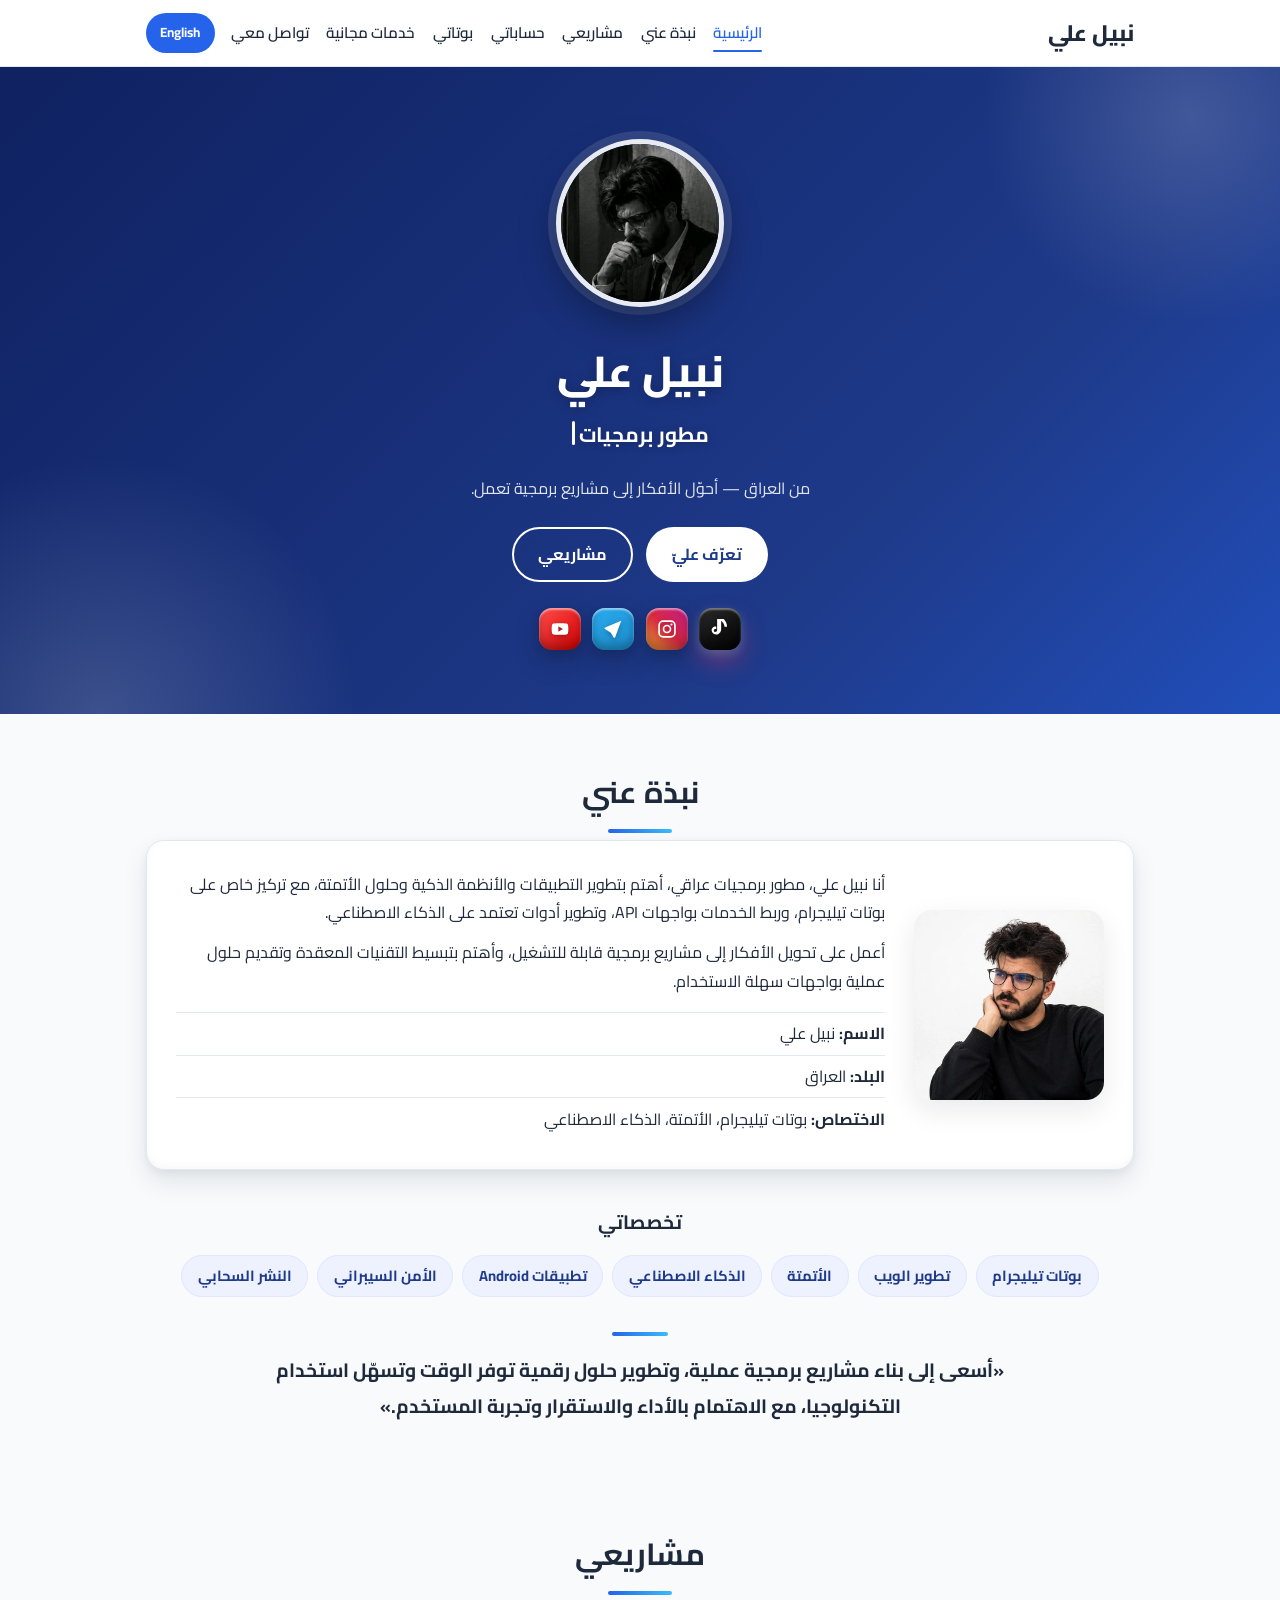
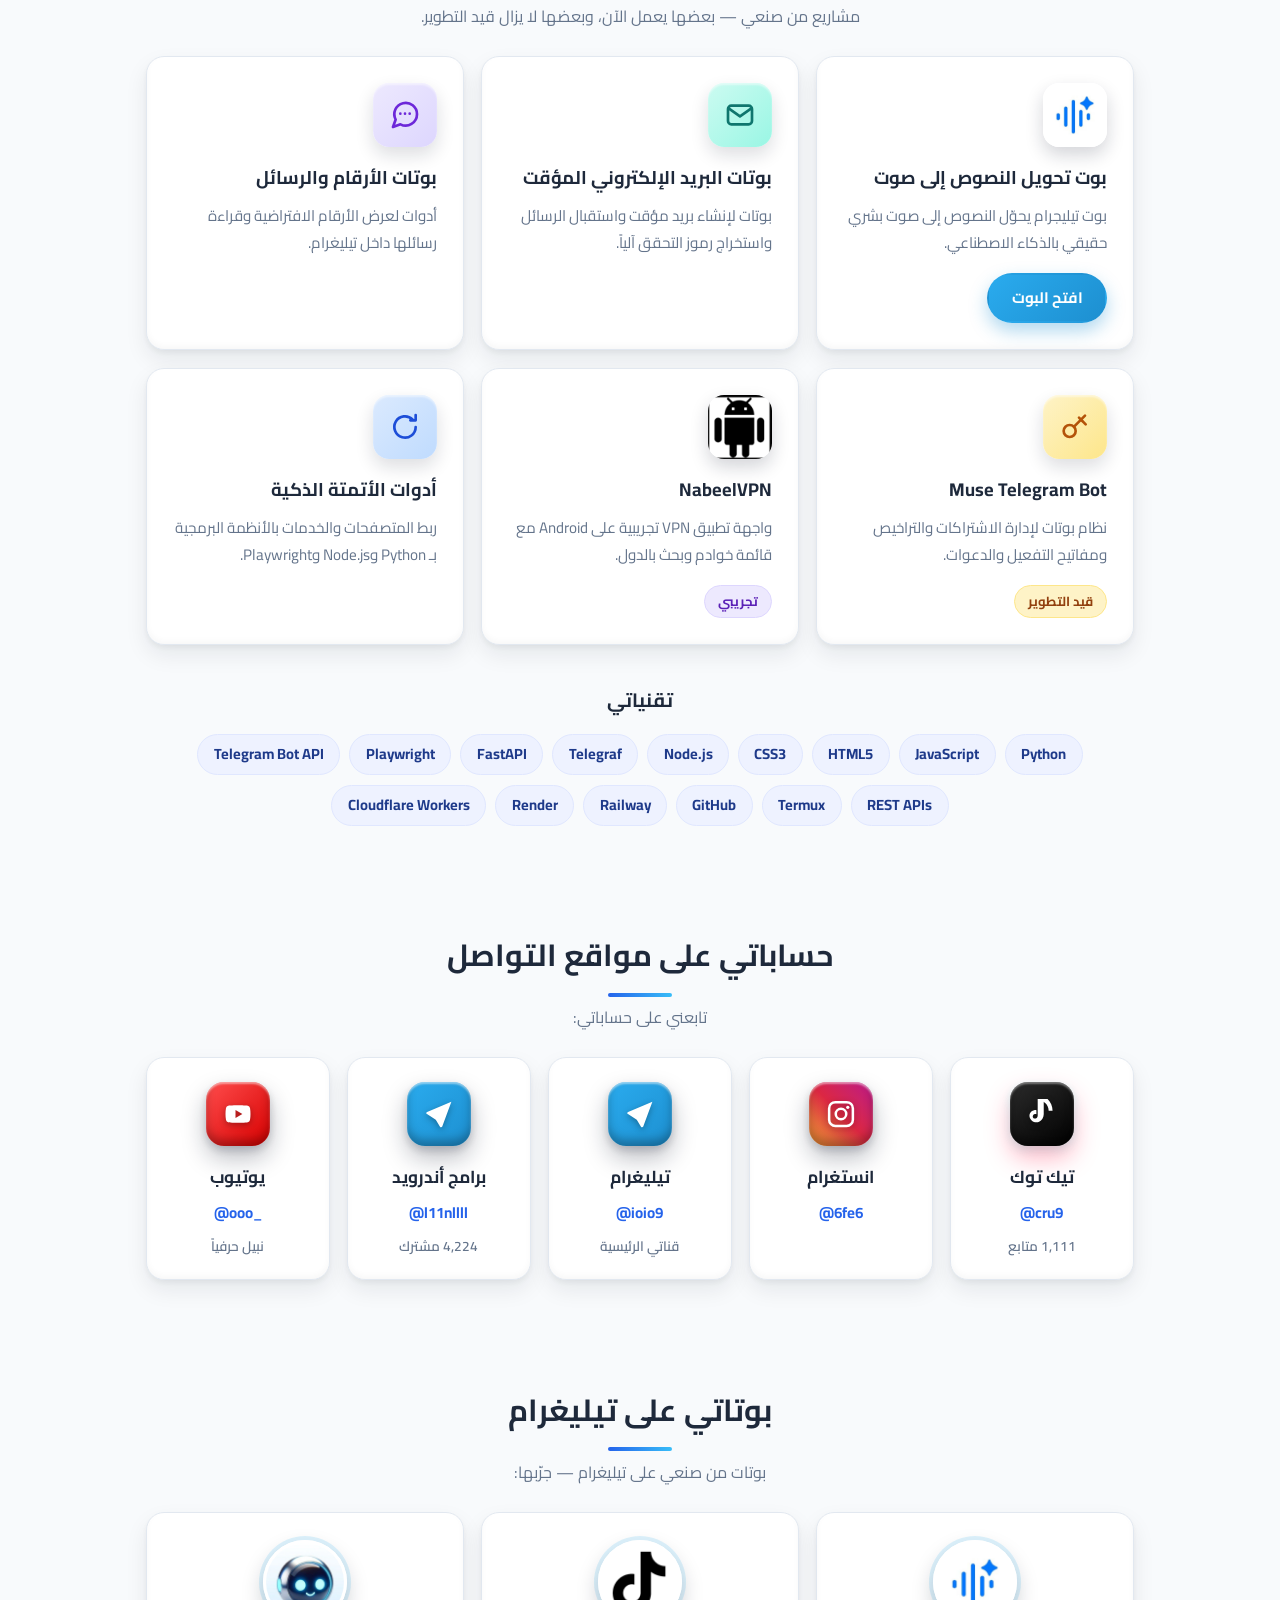
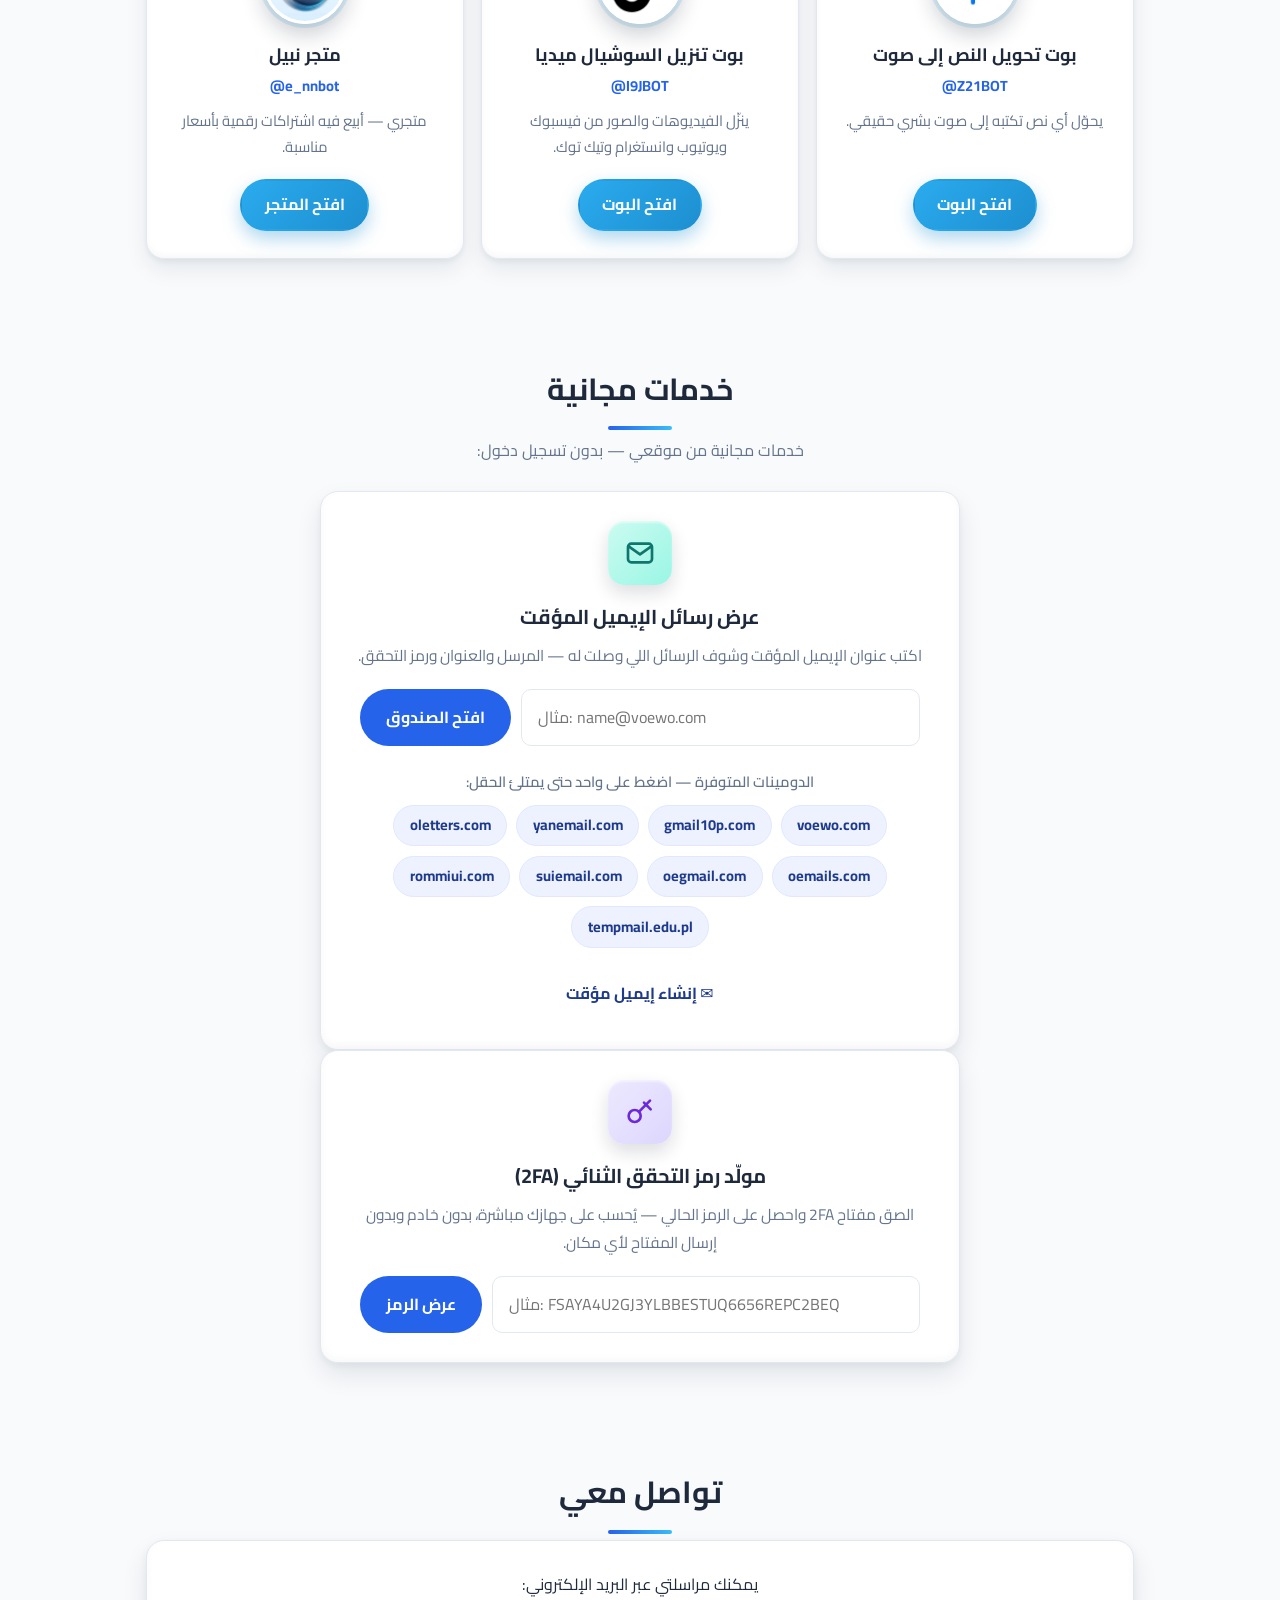
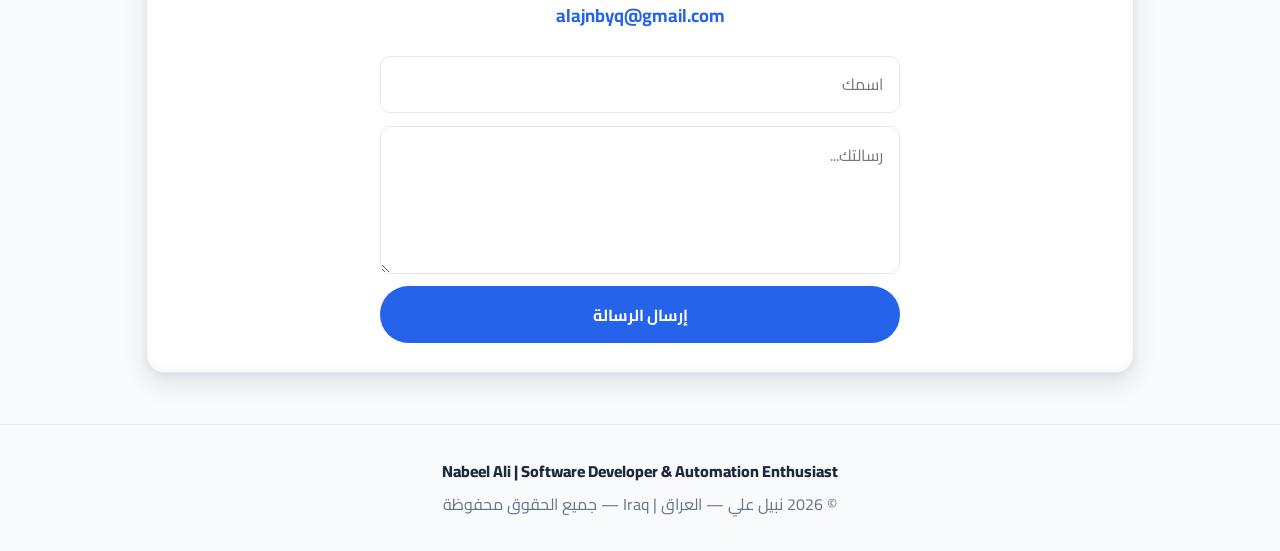
<file: index.html>
<!DOCTYPE html>
<html lang="ar" dir="rtl">
<head>
<meta charset="UTF-8">
<meta name="viewport" content="width=device-width, initial-scale=1.0">
<title>نبيل علي | Nabeel Ali — الموقع الشخصي</title>
<meta name="description" content="الموقع الشخصي لنبيل علي (Nabeel Ali) — مطور برمجيات عراقي: بوتات تيليجرام، أتمتة الأنظمة، والذكاء الاصطناعي. تعرّف على أعمالي ومشاريعي وتواصل معي.">
<meta name="keywords" content="نبيل علي, Nabeel Ali, نبيل علي العراق, Nabeel Ali Iraq, Telegram bots, automation, AI">
<meta name="author" content="Nabeel Ali">
<meta name="robots" content="index, follow">
<link rel="canonical" href="https://nabeelali.is-a.dev/">
<link rel="alternate" hreflang="ar" href="https://nabeelali.is-a.dev/">
<link rel="alternate" hreflang="en" href="https://nabeelali.is-a.dev/?lang=en">
<link rel="alternate" hreflang="x-default" href="https://nabeelali.is-a.dev/">
<meta property="og:type" content="website">
<meta property="og:title" content="نبيل علي | Nabeel Ali">
<meta property="og:description" content="مطور برمجيات عراقي — بوتات تيليجرام، أتمتة الأنظمة، والذكاء الاصطناعي.">
<meta property="og:url" content="https://nabeelali.is-a.dev/">
<meta property="og:image" content="https://nabeelali.is-a.dev/images/profile.jpg">
<meta property="og:locale" content="ar_IQ">
<meta property="og:locale:alternate" content="en_US">
<meta name="twitter:card" content="summary_large_image">
<meta name="twitter:title" content="نبيل علي | Nabeel Ali">
<meta name="twitter:description" content="مطور برمجيات عراقي — بوتات تيليجرام، أتمتة الأنظمة، والذكاء الاصطناعي.">
<link rel="icon" href="images/profile.jpg" type="image/jpeg">
<link rel="preconnect" href="https://fonts.googleapis.com">
<link rel="preconnect" href="https://fonts.gstatic.com" crossorigin>
<link href="https://fonts.googleapis.com/css2?family=Cairo:wght@400;600;700;800&family=Inter:wght@400;600;700;800&display=swap" rel="stylesheet">
<link rel="stylesheet" href="styles.css">
<script type="application/ld+json">
{
  "@context": "https://schema.org",
  "@type": "Person",
  "name": "Nabeel Ali",
  "alternateName": "نبيل علي",
  "url": "https://nabeelali.is-a.dev/",
  "image": "https://nabeelali.is-a.dev/images/profile.jpg",
  "nationality": "Iraq",
  "homeLocation": { "@type": "Place", "name": "Iraq", "alternateName": "العراق" },
  "description": "نبيل علي — مطور برمجيات عراقي: بوتات تيليجرام، أتمتة الأنظمة، والذكاء الاصطناعي.",
  "knowsAbout": ["Telegram bot development", "Systems automation", "Artificial Intelligence", "Python", "Playwright", "Web development", "Android app analysis", "Cloud deployment"],
  "sameAs": [
    "https://www.tiktok.com/@cru9",
    "https://www.instagram.com/6fe6",
    "https://t.me/ioio9",
    "https://t.me/l11nllll",
    "https://youtube.com/@ooo_",
    "https://t.me/Z21BOT",
    "https://t.me/I9JBOT",
    "https://t.me/e_nnbot"
  ]
}
</script>
<script type="application/ld+json">
{
  "@context": "https://schema.org",
  "@type": "WebSite",
  "name": "Nabeel Ali — نبيل علي",
  "alternateName": "موقع نبيل علي الشخصي",
  "url": "https://nabeelali.is-a.dev/",
  "inLanguage": ["ar", "en"]
}
</script>
</head>
<body>
<!-- Brand + UI icon symbols (reused across the site) -->
<svg width="0" height="0" style="position:absolute" aria-hidden="true">
  <defs>
    <symbol id="icon-tiktok" viewBox="0 0 24 24">
      <path fill="currentColor" d="M12.525.02c1.31-.02 2.61-.01 3.91-.02 2.5 2.5 4.04 5.78 4.02 9.32h-3.11c-.07-2.3-1.04-4.45-2.77-6.02-.42-.39-.8-.77-1.19-1.18v10.05c0 2.55-1.5 4.85-3.71 5.98-.65.33-1.35.5-2.06.5-2.75 0-5.18-2.01-5.6-4.7-.1-.62-.05-1.26.14-1.86.5-1.6 1.9-2.85 3.56-3.15.6-.11 1.21-.09 1.8.05v3.2c-.4-.15-.82-.2-1.24-.12-.7.13-1.28.6-1.54 1.26-.13.33-.17.7-.1 1.05.13.66.68 1.18 1.35 1.28.63.1 1.28-.1 1.77-.52.5-.42.8-1.03.8-1.67V.02h3.1z"/>
    </symbol>
    <symbol id="icon-instagram" viewBox="0 0 24 24">
      <g fill="none" stroke="currentColor" stroke-width="2">
        <rect x="2.5" y="2.5" width="19" height="19" rx="5"/>
        <circle cx="12" cy="12" r="4.2"/>
      </g>
      <circle cx="17.4" cy="6.6" r="1.3" fill="currentColor"/>
    </symbol>
    <symbol id="icon-telegram" viewBox="0 0 24 24">
      <path fill="currentColor" d="M21.9 2.1 14.6 21.9c-.3.8-1.4.9-1.8.2l-3.4-5.5L2.4 12c-.8-.3-.8-1.5.1-1.7l19.4-8.2z"/>
    </symbol>
    <symbol id="icon-youtube" viewBox="0 0 24 24">
      <path fill="currentColor" fill-rule="evenodd" d="M21.6 7.2a2.5 2.5 0 0 0-1.76-1.77C18.28 5 12 5 12 5s-6.28 0-7.84.43A2.5 2.5 0 0 0 2.4 7.2 26 26 0 0 0 2 12a26 26 0 0 0 .4 4.8 2.5 2.5 0 0 0 1.76 1.77C5.72 19 12 19 12 19s6.28 0 7.84-.43a2.5 2.5 0 0 0 1.76-1.77A26 26 0 0 0 22 12a26 26 0 0 0-.4-4.8zM10 15.2V8.8L15.5 12 10 15.2z"/>
    </symbol>
    <symbol id="icon-refresh" viewBox="0 0 24 24">
      <g fill="none" stroke="currentColor" stroke-width="2" stroke-linecap="round" stroke-linejoin="round">
        <path d="M20 12a8 8 0 1 1-2.34-5.66"/><path d="M20 3v4h-4"/>
      </g>
    </symbol>
    <symbol id="icon-mail" viewBox="0 0 24 24">
      <g fill="none" stroke="currentColor" stroke-width="2" stroke-linecap="round" stroke-linejoin="round">
        <rect x="3" y="5" width="18" height="14" rx="2.5"/>
        <path d="m3.5 7 8.5 6 8.5-6"/>
      </g>
    </symbol>
    <symbol id="icon-chat" viewBox="0 0 24 24">
      <g fill="none" stroke="currentColor" stroke-width="2" stroke-linecap="round" stroke-linejoin="round">
        <path d="M21 11.5a8.5 8.5 0 0 1-12.4 7.5L3 21l2-5.6A8.5 8.5 0 1 1 21 11.5z"/>
        <path d="M8.5 11h.01M12 11h.01M15.5 11h.01"/>
      </g>
    </symbol>
    <symbol id="icon-key" viewBox="0 0 24 24">
      <g fill="none" stroke="currentColor" stroke-width="2" stroke-linecap="round" stroke-linejoin="round">
        <circle cx="8" cy="15" r="4.5"/>
        <path d="m11.5 11.5 8-8"/><path d="m15 5 2.5 2.5"/><path d="m18 8 2 2"/>
      </g>
    </symbol>
    <symbol id="icon-up" viewBox="0 0 24 24">
      <g fill="none" stroke="currentColor" stroke-width="2.4" stroke-linecap="round" stroke-linejoin="round">
        <path d="m5 14 7-7 7 7"/>
      </g>
    </symbol>
  </defs>
</svg>

<header class="site-header">
  <nav class="nav">
    <a href="#home" class="logo" data-ar="نبيل علي" data-en="Nabeel Ali">نبيل علي</a>
    <button class="nav-toggle" aria-label="القائمة" onclick="toggleNav()">☰</button>
    <div class="nav-links" id="navLinks">
      <a href="#home" data-ar="الرئيسية" data-en="Home">الرئيسية</a>
      <a href="#about" data-ar="نبذة عني" data-en="About">نبذة عني</a>
      <a href="#projects" data-ar="مشاريعي" data-en="Projects">مشاريعي</a>
      <a href="#social" data-ar="حساباتي" data-en="Social">حساباتي</a>
      <a href="#bots" data-ar="بوتاتي" data-en="My bots">بوتاتي</a>
      <a href="#services" data-ar="خدمات مجانية" data-en="Free services">خدمات مجانية</a>
      <a href="#contact" data-ar="تواصل معي" data-en="Contact">تواصل معي</a>
    </div>
    <button class="lang-btn" onclick="toggleLang()" id="langBtn">English</button>
  </nav>
</header>

<main>
  <section id="home" class="hero">
    <div class="hero-inner">
      <img src="images/profile.jpg" alt="نبيل علي — Nabeel Ali" class="avatar" onerror="this.style.display='none'">
      <h1 data-ar="نبيل علي" data-en="Nabeel Ali">نبيل علي</h1>
      <p class="tagline"><span id="typed">مطور برمجيات</span><span class="typed-cursor" aria-hidden="true"></span></p>
      <p class="intro" data-ar="من العراق — أحوّل الأفكار إلى مشاريع برمجية تعمل." data-en="From Iraq — I turn ideas into working software projects.">من العراق — أحوّل الأفكار إلى مشاريع برمجية تعمل.</p>
      <div class="hero-buttons">
        <a href="#about" class="btn btn-primary" data-ar="تعرّف عليّ" data-en="About me">تعرّف عليّ</a>
        <a href="#projects" class="btn btn-outline" data-ar="مشاريعي" data-en="My projects">مشاريعي</a>
      </div>
      <div class="hero-social">
        <a href="https://www.tiktok.com/@cru9" target="_blank" rel="noopener" class="tile-3d tile-tiktok mini" aria-label="TikTok"><svg><use href="#icon-tiktok"/></svg></a>
        <a href="https://www.instagram.com/6fe6" target="_blank" rel="noopener" class="tile-3d tile-instagram mini" aria-label="Instagram"><svg><use href="#icon-instagram"/></svg></a>
        <a href="https://t.me/ioio9" target="_blank" rel="noopener" class="tile-3d tile-telegram mini" aria-label="Telegram"><svg><use href="#icon-telegram"/></svg></a>
        <a href="https://youtube.com/@ooo_" target="_blank" rel="noopener" class="tile-3d tile-youtube mini" aria-label="YouTube"><svg><use href="#icon-youtube"/></svg></a>
      </div>
    </div>
  </section>

  <section id="about" class="section">
    <h2 class="reveal" data-ar="نبذة عني" data-en="About me">نبذة عني</h2>
    <div class="about-card reveal">
      <img src="images/photo1.jpg" alt="نبيل علي — Nabeel Ali" class="about-photo" loading="lazy">
      <div class="about-text">
        <p data-ar="أنا نبيل علي، مطور برمجيات عراقي، أهتم بتطوير التطبيقات والأنظمة الذكية وحلول الأتمتة، مع تركيز خاص على بوتات تيليجرام، وربط الخدمات بواجهات API، وتطوير أدوات تعتمد على الذكاء الاصطناعي." data-en="I'm Nabeel Ali, an Iraqi software developer. I build apps, smart systems and automation solutions, with a special focus on Telegram bots, connecting services through APIs, and developing AI-powered tools.">أنا نبيل علي، مطور برمجيات عراقي، أهتم بتطوير التطبيقات والأنظمة الذكية وحلول الأتمتة، مع تركيز خاص على بوتات تيليجرام، وربط الخدمات بواجهات API، وتطوير أدوات تعتمد على الذكاء الاصطناعي.</p>
        <p data-ar="أعمل على تحويل الأفكار إلى مشاريع برمجية قابلة للتشغيل، وأهتم بتبسيط التقنيات المعقدة وتقديم حلول عملية بواجهات سهلة الاستخدام." data-en="I turn ideas into working software projects, and I care about simplifying complex technologies and delivering practical solutions with easy-to-use interfaces.">أعمل على تحويل الأفكار إلى مشاريع برمجية قابلة للتشغيل، وأهتم بتبسيط التقنيات المعقدة وتقديم حلول عملية بواجهات سهلة الاستخدام.</p>
        <ul class="facts">
          <li><strong data-ar="الاسم:" data-en="Name:">الاسم:</strong> <span data-ar="نبيل علي" data-en="Nabeel Ali">نبيل علي</span></li>
          <li><strong data-ar="البلد:" data-en="Country:">البلد:</strong> <span data-ar="العراق" data-en="Iraq">العراق</span></li>
          <li><strong data-ar="الاختصاص:" data-en="Focus:">الاختصاص:</strong> <span data-ar="بوتات تيليجرام، الأتمتة، الذكاء الاصطناعي" data-en="Telegram bots, automation, AI">بوتات تيليجرام، الأتمتة، الذكاء الاصطناعي</span></li>
        </ul>
      </div>
    </div>
    <h3 class="chips-title reveal" data-ar="تخصصاتي" data-en="My specialties">تخصصاتي</h3>
    <div class="chips chips-center reveal">
      <span class="chip" data-ar="بوتات تيليجرام" data-en="Telegram Bots">بوتات تيليجرام</span>
      <span class="chip" data-ar="تطوير الويب" data-en="Web Development">تطوير الويب</span>
      <span class="chip" data-ar="الأتمتة" data-en="Automation">الأتمتة</span>
      <span class="chip" data-ar="الذكاء الاصطناعي" data-en="AI">الذكاء الاصطناعي</span>
      <span class="chip" data-ar="تطبيقات Android" data-en="Android Apps">تطبيقات Android</span>
      <span class="chip" data-ar="الأمن السيبراني" data-en="Cybersecurity">الأمن السيبراني</span>
      <span class="chip" data-ar="النشر السحابي" data-en="Cloud Deployment">النشر السحابي</span>
    </div>
    <p class="about-vision reveal" data-ar="«أسعى إلى بناء مشاريع برمجية عملية، وتطوير حلول رقمية توفر الوقت وتسهّل استخدام التكنولوجيا، مع الاهتمام بالأداء والاستقرار وتجربة المستخدم.»" data-en="“I aim to build practical software projects and develop digital solutions that save time and make technology easier to use, with a focus on performance, stability and user experience.”">«أسعى إلى بناء مشاريع برمجية عملية، وتطوير حلول رقمية توفر الوقت وتسهّل استخدام التكنولوجيا، مع الاهتمام بالأداء والاستقرار وتجربة المستخدم.»</p>
  </section>

  <section id="projects" class="section">
    <h2 class="reveal" data-ar="مشاريعي" data-en="My projects">مشاريعي</h2>
    <p class="section-note reveal" data-ar="مشاريع من صنعي — بعضها يعمل الآن، وبعضها لا يزال قيد التطوير." data-en="Projects I built — some are live now, some are still in development.">مشاريع من صنعي — بعضها يعمل الآن، وبعضها لا يزال قيد التطوير.</p>
    <div class="work-grid">
      <div class="work-card tilt reveal">
        <img src="images/bot-z21.jpg" alt="@Z21BOT" class="work-icon-img" loading="lazy">
        <h3 data-ar="بوت تحويل النصوص إلى صوت" data-en="Text-to-Voice Bot">بوت تحويل النصوص إلى صوت</h3>
        <p data-ar="بوت تيليجرام يحوّل النصوص إلى صوت بشري حقيقي بالذكاء الاصطناعي." data-en="A Telegram bot that turns text into a real human voice with AI.">بوت تيليجرام يحوّل النصوص إلى صوت بشري حقيقي بالذكاء الاصطناعي.</p>
        <a href="https://t.me/Z21BOT" target="_blank" rel="noopener" class="btn btn-bot card-link" data-ar="افتح البوت" data-en="Open bot">افتح البوت</a>
      </div>
      <div class="work-card tilt reveal">
        <span class="work-icon work-icon-teal"><svg><use href="#icon-mail"/></svg></span>
        <h3 data-ar="بوتات البريد الإلكتروني المؤقت" data-en="Temporary Email Bots">بوتات البريد الإلكتروني المؤقت</h3>
        <p data-ar="بوتات لإنشاء بريد مؤقت واستقبال الرسائل واستخراج رموز التحقق آلياً." data-en="Bots that create temporary emails, receive messages, and extract verification codes automatically.">بوتات لإنشاء بريد مؤقت واستقبال الرسائل واستخراج رموز التحقق آلياً.</p>
      </div>
      <div class="work-card tilt reveal">
        <span class="work-icon work-icon-violet"><svg><use href="#icon-chat"/></svg></span>
        <h3 data-ar="بوتات الأرقام والرسائل" data-en="Numbers &amp; Messages Bots">بوتات الأرقام والرسائل</h3>
        <p data-ar="أدوات لعرض الأرقام الافتراضية وقراءة رسائلها داخل تيليغرام." data-en="Tools that display virtual numbers and read their messages inside Telegram.">أدوات لعرض الأرقام الافتراضية وقراءة رسائلها داخل تيليغرام.</p>
      </div>
      <div class="work-card tilt reveal">
        <span class="work-icon work-icon-amber"><svg><use href="#icon-key"/></svg></span>
        <h3>Muse Telegram Bot</h3>
        <p data-ar="نظام بوتات لإدارة الاشتراكات والتراخيص ومفاتيح التفعيل والدعوات." data-en="A bot system for managing subscriptions, licences, activation keys and invites.">نظام بوتات لإدارة الاشتراكات والتراخيص ومفاتيح التفعيل والدعوات.</p>
        <span class="badge badge-dev" data-ar="قيد التطوير" data-en="In development">قيد التطوير</span>
      </div>
      <div class="work-card tilt reveal">
        <img src="images/android-logo.jpg" alt="NabeelVPN" class="work-icon-img" loading="lazy">
        <h3>NabeelVPN</h3>
        <p data-ar="واجهة تطبيق VPN تجريبية على Android مع قائمة خوادم وبحث بالدول." data-en="An experimental Android VPN app interface with a server list and country search.">واجهة تطبيق VPN تجريبية على Android مع قائمة خوادم وبحث بالدول.</p>
        <span class="badge badge-exp" data-ar="تجريبي" data-en="Experimental">تجريبي</span>
      </div>
      <div class="work-card tilt reveal">
        <span class="work-icon work-icon-blue"><svg><use href="#icon-refresh"/></svg></span>
        <h3 data-ar="أدوات الأتمتة الذكية" data-en="Smart Automation Tools">أدوات الأتمتة الذكية</h3>
        <p data-ar="ربط المتصفحات والخدمات بالأنظمة البرمجية بـ Python وNode.js وPlaywright." data-en="Connecting browsers and services to software systems with Python, Node.js and Playwright.">ربط المتصفحات والخدمات بالأنظمة البرمجية بـ Python وNode.js وPlaywright.</p>
      </div>
    </div>
    <div class="stack reveal">
      <h3 data-ar="تقنياتي" data-en="My stack">تقنياتي</h3>
      <div class="chips chips-center">
        <span class="chip">Python</span><span class="chip">JavaScript</span><span class="chip">HTML5</span><span class="chip">CSS3</span><span class="chip">Node.js</span><span class="chip">Telegraf</span><span class="chip">FastAPI</span><span class="chip">Playwright</span><span class="chip">Telegram Bot API</span><span class="chip">REST APIs</span><span class="chip">Termux</span><span class="chip">GitHub</span><span class="chip">Railway</span><span class="chip">Render</span><span class="chip">Cloudflare Workers</span>
      </div>
    </div>
  </section>

  <section id="social" class="section">
    <h2 class="reveal" data-ar="حساباتي على مواقع التواصل" data-en="My social accounts">حساباتي على مواقع التواصل</h2>
    <p class="section-note reveal" data-ar="تابعني على حساباتي:" data-en="Follow me on my accounts:">تابعني على حساباتي:</p>
    <div class="social-grid" id="socialGrid">
      <a class="social-card tilt reveal" href="https://www.tiktok.com/@cru9" target="_blank" rel="noopener" data-social="tiktok">
        <span class="tile-3d tile-tiktok"><svg><use href="#icon-tiktok"/></svg></span>
        <span class="social-name" data-ar="تيك توك" data-en="TikTok">تيك توك</span>
        <span class="social-handle" dir="ltr">@cru9</span>
        <span class="social-sub"><span class="count" data-count="1165">1,165</span> <span data-ar="متابع" data-en="followers">متابع</span></span>
      </a>
      <a class="social-card tilt reveal" href="https://www.instagram.com/6fe6" target="_blank" rel="noopener" data-social="instagram">
        <span class="tile-3d tile-instagram"><svg><use href="#icon-instagram"/></svg></span>
        <span class="social-name" data-ar="انستغرام" data-en="Instagram">انستغرام</span>
        <span class="social-handle" dir="ltr">@6fe6</span>
      </a>
      <a class="social-card tilt reveal" href="https://t.me/ioio9" target="_blank" rel="noopener" data-social="telegram">
        <span class="tile-3d tile-telegram"><svg><use href="#icon-telegram"/></svg></span>
        <span class="social-name" data-ar="تيليغرام" data-en="Telegram">تيليغرام</span>
        <span class="social-handle" dir="ltr">@ioio9</span>
        <span class="social-sub" data-ar="قناتي الرئيسية" data-en="My main channel">قناتي الرئيسية</span>
      </a>
      <a class="social-card tilt reveal" href="https://t.me/l11nllll" target="_blank" rel="noopener" data-social="telegram">
        <span class="tile-3d tile-telegram"><svg><use href="#icon-telegram"/></svg></span>
        <span class="social-name" data-ar="برامج أندرويد" data-en="Android Apps">برامج أندرويد</span>
        <span class="social-handle" dir="ltr">@l11nllll</span>
        <span class="social-sub"><span class="count" data-count="4492">4,492</span> <span data-ar="مشترك" data-en="subscribers">مشترك</span></span>
      </a>
      <a class="social-card tilt reveal" href="https://youtube.com/@ooo_" target="_blank" rel="noopener" data-social="youtube">
        <span class="tile-3d tile-youtube"><svg><use href="#icon-youtube"/></svg></span>
        <span class="social-name" data-ar="يوتيوب" data-en="YouTube">يوتيوب</span>
        <span class="social-handle" dir="ltr">@ooo_</span>
        <span class="social-sub" data-ar="نبيل حرفياً" data-en="نبيل حرفياً">نبيل حرفياً</span>
      </a>
    </div>
  </section>

  <section id="bots" class="section">
    <h2 class="reveal" data-ar="بوتاتي على تيليغرام" data-en="My Telegram bots">بوتاتي على تيليغرام</h2>
    <p class="section-note reveal" data-ar="بوتات من صنعي على تيليغرام — جرّبها:" data-en="Bots I built on Telegram — try them:">بوتات من صنعي على تيليغرام — جرّبها:</p>
    <div class="bot-grid">
      <div class="bot-card tilt reveal">
        <img src="images/bot-z21.jpg" alt="@Z21BOT" class="bot-avatar" loading="lazy">
        <h3 data-ar="بوت تحويل النص إلى صوت" data-en="Text-to-Speech Bot">بوت تحويل النص إلى صوت</h3>
        <p class="bot-handle" dir="ltr">@Z21BOT</p>
        <p class="bot-desc" data-ar="يحوّل أي نص تكتبه إلى صوت بشري حقيقي." data-en="Turns any text you write into a real human voice.">يحوّل أي نص تكتبه إلى صوت بشري حقيقي.</p>
        <a href="https://t.me/Z21BOT" target="_blank" rel="noopener" class="btn btn-bot" data-ar="افتح البوت" data-en="Open bot">افتح البوت</a>
      </div>
      <div class="bot-card tilt reveal">
        <img src="images/bot-i9j.jpg" alt="@I9JBOT" class="bot-avatar" loading="lazy">
        <h3 data-ar="بوت تنزيل السوشيال ميديا" data-en="Social Media Downloader">بوت تنزيل السوشيال ميديا</h3>
        <p class="bot-handle" dir="ltr">@I9JBOT</p>
        <p class="bot-desc" data-ar="ينزّل الفيديوهات والصور من فيسبوك ويوتيوب وانستغرام وتيك توك." data-en="Downloads videos and photos from Facebook, YouTube, Instagram and TikTok.">ينزّل الفيديوهات والصور من فيسبوك ويوتيوب وانستغرام وتيك توك.</p>
        <a href="https://t.me/I9JBOT" target="_blank" rel="noopener" class="btn btn-bot" data-ar="افتح البوت" data-en="Open bot">افتح البوت</a>
      </div>
      <div class="bot-card tilt reveal">
        <img src="images/bot-enn.jpg" alt="@e_nnbot" class="bot-avatar" loading="lazy">
        <h3 data-ar="متجر نبيل" data-en="Nabeel Store">متجر نبيل</h3>
        <p class="bot-handle" dir="ltr">@e_nnbot</p>
        <p class="bot-desc" data-ar="متجري — أبيع فيه اشتراكات رقمية بأسعار مناسبة." data-en="My store — I sell digital subscriptions at good prices.">متجري — أبيع فيه اشتراكات رقمية بأسعار مناسبة.</p>
        <a href="https://t.me/e_nnbot" target="_blank" rel="noopener" class="btn btn-bot" data-ar="افتح المتجر" data-en="Open store">افتح المتجر</a>
      </div>
    </div>
  </section>

  <section id="services" class="section">
    <h2 class="reveal" data-ar="خدمات مجانية" data-en="Free services">خدمات مجانية</h2>
    <p class="section-note reveal" data-ar="خدمات مجانية من موقعي — بدون تسجيل دخول:" data-en="Free services from my website — no sign-in needed:">خدمات مجانية من موقعي — بدون تسجيل دخول:</p>
    <div class="service-card tilt reveal">
      <span class="work-icon work-icon-teal"><svg><use href="#icon-mail"/></svg></span>
      <h3 data-ar="عرض رسائل الإيميل المؤقت" data-en="Temporary email inbox">عرض رسائل الإيميل المؤقت</h3>
      <p class="service-desc" data-ar="اكتب عنوان الإيميل المؤقت وشوف الرسائل اللي وصلت له — المرسل والعنوان ورمز التحقق." data-en="Type a temporary email address and see the messages it received — sender, subject and verification code.">اكتب عنوان الإيميل المؤقت وشوف الرسائل اللي وصلت له — المرسل والعنوان ورمز التحقق.</p>
      <form class="service-form" onsubmit="openInbox(event)">
        <input type="text" id="inboxEmail" dir="ltr" autocomplete="off" data-ph-ar="مثال: name@voewo.com" data-ph-en="e.g. name@voewo.com" placeholder="مثال: name@voewo.com" required>
        <button type="submit" class="btn btn-primary" data-ar="افتح الصندوق" data-en="Open inbox">افتح الصندوق</button>
      </form>
      <p class="service-hint" data-ar="الدومينات المتوفرة — اضغط على واحد حتى يمتلئ الحقل:" data-en="Available domains — tap one to fill the field:">الدومينات المتوفرة — اضغط على واحد حتى يمتلئ الحقل:</p>
      <div class="chips chips-center service-domains">
        <span class="chip" dir="ltr">voewo.com</span>
        <span class="chip" dir="ltr">gmail10p.com</span>
        <span class="chip" dir="ltr">yanemail.com</span>
        <span class="chip" dir="ltr">oletters.com</span>
        <span class="chip" dir="ltr">oemails.com</span>
        <span class="chip" dir="ltr">oegmail.com</span>
        <span class="chip" dir="ltr">suiemail.com</span>
        <span class="chip" dir="ltr">rommiui.com</span>
        <span class="chip" dir="ltr">tempmail.edu.pl</span>
      </div>
      <div style="text-align:center;margin-top:1.1rem">
        <a class="btn btn-primary" href="/email" data-ar="✉️ إنشاء إيميل مؤقت" data-en="✉️ Create a temp email">✉️ إنشاء إيميل مؤقت</a>
      </div>
    </div>
    <div class="service-card tilt reveal">
      <span class="work-icon work-icon-violet"><svg><use href="#icon-key"/></svg></span>
      <h3 data-ar="مولّد رمز التحقق الثنائي (2FA)" data-en="Two-factor code generator (2FA)">مولّد رمز التحقق الثنائي (2FA)</h3>
      <p class="service-desc" data-ar="الصق مفتاح 2FA واحصل على الرمز الحالي — يُحسب على جهازك مباشرة، بدون خادم وبدون إرسال المفتاح لأي مكان." data-en="Paste your 2FA secret and get the current code — computed on your device, with no server and no key sent anywhere.">الصق مفتاح 2FA واحصل على الرمز الحالي — يُحسب على جهازك مباشرة، بدون خادم وبدون إرسال المفتاح لأي مكان.</p>
      <form class="service-form" onsubmit="openTotp(event)">
        <input type="text" id="totpSecret" dir="ltr" autocomplete="off" data-ph-ar="مثال: FSAYA4U2GJ3YLBBESTUQ6656REPC2BEQ" data-ph-en="e.g. FSAYA4U2GJ3YLBBESTUQ6656REPC2BEQ" placeholder="مثال: FSAYA4U2GJ3YLBBESTUQ6656REPC2BEQ" required>
        <button type="submit" class="btn btn-primary" data-ar="عرض الرمز" data-en="Show code">عرض الرمز</button>
      </form>
    </div>
  </section>

  <section id="contact" class="section">
    <h2 class="reveal" data-ar="تواصل معي" data-en="Contact me">تواصل معي</h2>
    <div class="contact-card reveal">
      <p data-ar="يمكنك مراسلتي عبر البريد الإلكتروني:" data-en="You can reach me by email:">يمكنك مراسلتي عبر البريد الإلكتروني:</p>
      <a class="email-link" href="mailto:alajnbyq@gmail.com">alajnbyq@gmail.com</a>
      <form class="contact-form" onsubmit="sendMail(event)">
        <input type="text" id="senderName" data-ph-ar="اسمك" data-ph-en="Your name" placeholder="اسمك" required>
        <textarea id="senderMsg" rows="4" data-ph-ar="رسالتك..." data-ph-en="Your message..." placeholder="رسالتك..." required></textarea>
        <button type="submit" class="btn btn-primary" data-ar="إرسال الرسالة" data-en="Send message">إرسال الرسالة</button>
      </form>
    </div>
  </section>
</main>

<footer>
  <p class="footer-brand">Nabeel Ali | Software Developer &amp; Automation Enthusiast</p>
  <p>© <span id="year"></span> <span data-ar="نبيل علي" data-en="Nabeel Ali">نبيل علي</span> — <span data-ar="العراق | Iraq" data-en="Iraq | العراق">العراق | Iraq</span> — <span data-ar="جميع الحقوق محفوظة" data-en="All rights reserved">جميع الحقوق محفوظة</span></p>
</footer>

<button id="toTop" class="to-top" aria-label="العودة للأعلى" onclick="window.scrollTo({top:0,behavior:'smooth'})"><svg><use href="#icon-up"/></svg></button>

<script src="script.js"></script>
</body>
</html>
</file>
<file: styles.css>
:root {
  --bg: #f8fafc;
  --card: #ffffff;
  --text: #1e293b;
  --muted: #64748b;
  --accent: #2563eb;
  --accent-dark: #1d4ed8;
  --border: #e2e8f0;
  --radius: 18px;
  --shadow-sm: 0 2px 10px rgba(15,23,42,.05);
  --shadow-md: 0 10px 28px rgba(15,23,42,.09);
  --shadow-lg: 0 18px 40px rgba(15,23,42,.13);
}
* { box-sizing: border-box; margin: 0; padding: 0; }
html { scroll-behavior: smooth; scroll-padding-top: 72px; }
body {
  font-family: 'Cairo', 'Inter', system-ui, -apple-system, 'Segoe UI', sans-serif;
  background: var(--bg);
  color: var(--text);
  line-height: 1.8;
}
[dir="ltr"] body, body.ltr { font-family: 'Inter', 'Cairo', system-ui, sans-serif; }
a { color: var(--accent); text-decoration: none; }
a:hover { text-decoration: underline; }

/* Scroll-reveal (only hidden when JS is running, so no-JS still shows content) */
body.js-anim .reveal {
  opacity: 0;
  transform: translateY(26px);
  transition: opacity .65s ease, transform .65s ease;
}
body.js-anim .reveal.visible { opacity: 1; transform: none; }
body.js-anim .work-grid .reveal:nth-child(2),
body.js-anim .social-grid .reveal:nth-child(2),
body.js-anim .bot-grid .reveal:nth-child(2) { transition-delay: .09s; }
body.js-anim .work-grid .reveal:nth-child(3),
body.js-anim .social-grid .reveal:nth-child(3),
body.js-anim .bot-grid .reveal:nth-child(3) { transition-delay: .18s; }
body.js-anim .work-grid .reveal:nth-child(4),
body.js-anim .social-grid .reveal:nth-child(4) { transition-delay: .27s; }
body.js-anim .work-grid .reveal:nth-child(5),
body.js-anim .social-grid .reveal:nth-child(5) { transition-delay: .36s; }
body.js-anim .work-grid .reveal:nth-child(6) { transition-delay: .45s; }
body.js-anim .work-grid .reveal:nth-child(7) { transition-delay: .54s; }

/* Header */
.site-header {
  position: sticky; top: 0; z-index: 100;
  background: rgba(255,255,255,.92);
  backdrop-filter: blur(8px);
  border-bottom: 1px solid var(--border);
}
.nav {
  max-width: 1020px; margin: 0 auto;
  display: flex; align-items: center; gap: 1rem;
  padding: .8rem 1rem;
}
.logo { font-size: 1.4rem; font-weight: 800; color: var(--text); }
.logo:hover { text-decoration: none; }
.nav-links { display: flex; gap: 1.1rem; margin-inline-start: auto; }
.nav-links a { color: var(--text); font-weight: 600; font-size: .95rem; position: relative; }
.nav-links a:hover { color: var(--accent); text-decoration: none; }
.nav-links a.active { color: var(--accent); }
.nav-links a.active::after {
  content: ""; position: absolute; inset-inline: 0; bottom: -5px; height: 2px;
  border-radius: 2px; background: var(--accent);
}
.nav-toggle { display: none; background: none; border: none; font-size: 1.5rem; cursor: pointer; margin-inline-start: auto; }
.lang-btn {
  background: var(--accent); color: #fff; border: none;
  padding: .45rem .9rem; border-radius: 999px;
  font-weight: 700; cursor: pointer; font-family: inherit;
}
.lang-btn:hover { background: var(--accent-dark); }

/* Hero */
.hero {
  position: relative; overflow: hidden;
  background: linear-gradient(135deg, #0f2160, #1e3a8a 35%, #2563eb 65%, #38bdf8 100%);
  background-size: 200% 200%;
  animation: heroShift 16s ease-in-out infinite alternate;
  color: #fff; text-align: center;
  padding: 4.5rem 1rem 4rem;
}
@keyframes heroShift {
  from { background-position: 0% 50%; }
  to { background-position: 100% 50%; }
}
.hero::before, .hero::after {
  content: ""; position: absolute; border-radius: 50%;
  background: radial-gradient(circle, rgba(255,255,255,.16), transparent 70%);
  pointer-events: none;
  animation: orbFloat 11s ease-in-out infinite alternate;
}
.hero::before { width: 420px; height: 420px; top: -160px; inset-inline-start: -120px; }
.hero::after { width: 520px; height: 520px; bottom: -260px; inset-inline-end: -160px; animation-delay: -5s; }
@keyframes orbFloat {
  from { transform: translateY(0) scale(1); }
  to { transform: translateY(28px) scale(1.08); }
}
.hero-inner { position: relative; max-width: 700px; margin: 0 auto; }
.avatar {
  width: 168px; height: 168px; object-fit: cover;
  border-radius: 50%; border: 5px solid rgba(255,255,255,.9);
  margin-bottom: 1.1rem;
  box-shadow: 0 16px 36px rgba(0,0,0,.35), 0 0 0 8px rgba(255,255,255,.12);
}
.hero h1 { font-size: 2.7rem; font-weight: 800; text-shadow: 0 2px 12px rgba(0,0,0,.25); }
.tagline { font-size: 1.3rem; font-weight: 700; min-height: 2.2em; margin: .3rem 0 .8rem; text-shadow: 0 1px 8px rgba(0,0,0,.25); }
.typed-cursor {
  display: inline-block; width: 3px; height: 1.15em; margin-inline-start: 4px;
  vertical-align: -0.15em; background: #fff; border-radius: 2px;
  animation: blink 0.9s steps(1) infinite;
}
@keyframes blink { 50% { opacity: 0; } }
.intro { opacity: .88; max-width: 560px; margin: 0 auto 1.5rem; }
.hero-buttons { display: flex; gap: .8rem; justify-content: center; flex-wrap: wrap; }
.hero-social { display: flex; gap: .7rem; justify-content: center; margin-top: 1.6rem; }
.btn {
  display: inline-block; padding: .7rem 1.5rem;
  border-radius: 999px; font-weight: 700; font-family: inherit;
  cursor: pointer; border: 2px solid transparent; font-size: 1rem;
}
.btn:hover { text-decoration: none; }
.btn-primary { background: #fff; color: #1e3a8a; }
.btn-primary:hover { background: #e0e7ff; }
.btn-outline { border-color: #fff; color: #fff; background: transparent; }
.btn-outline:hover { background: rgba(255,255,255,.15); }
.contact-form .btn-primary { background: var(--accent); color: #fff; }
.contact-form .btn-primary:hover { background: var(--accent-dark); }

/* 3D brand icon tiles */
.tile-3d {
  width: 64px; height: 64px; border-radius: 18px;
  display: inline-flex; align-items: center; justify-content: center;
  color: #fff; flex-shrink: 0;
  box-shadow:
    0 12px 24px rgba(15,23,42,.28),
    0 4px 8px rgba(15,23,42,.16),
    inset 0 2px 2px rgba(255,255,255,.5),
    inset 0 -6px 10px rgba(0,0,0,.28);
  transition: transform .25s ease, box-shadow .25s ease;
}
.tile-3d svg { width: 30px; height: 30px; display: block; filter: drop-shadow(0 2px 3px rgba(0,0,0,.3)); }
.tile-3d.mini { width: 42px; height: 42px; border-radius: 13px; }
.tile-3d.mini svg { width: 20px; height: 20px; }
a.tile-3d:hover, .social-card:hover .tile-3d {
  transform: translateY(-4px) scale(1.06);
  box-shadow:
    0 20px 34px rgba(15,23,42,.34),
    0 6px 12px rgba(15,23,42,.2),
    inset 0 2px 2px rgba(255,255,255,.5),
    inset 0 -6px 10px rgba(0,0,0,.28);
}
.tile-tiktok {
  background: linear-gradient(145deg, #2b2b2b, #000);
  box-shadow:
    0 12px 24px rgba(254,44,85,.35),
    0 4px 10px rgba(37,244,238,.28),
    inset 0 2px 2px rgba(255,255,255,.4),
    inset 0 -6px 10px rgba(0,0,0,.4);
}
.tile-instagram { background: linear-gradient(45deg, #f09433, #e6683c, #dc2743, #cc2366, #bc1888); }
.tile-telegram { background: linear-gradient(135deg, #2AABEE, #1d8fd0); }
.tile-youtube { background: linear-gradient(135deg, #ff4d4d, #d60000); }

/* Sections */
.section { max-width: 1020px; margin: 0 auto; padding: 3.2rem 1rem; }
.section h2 { font-size: 1.9rem; margin-bottom: .4rem; text-align: center; }
.section h2::after {
  content: ""; display: block; width: 64px; height: 4px; margin: .6rem auto 0;
  border-radius: 999px; background: linear-gradient(90deg, #2563eb, #38bdf8);
}
.section-note { text-align: center; color: var(--muted); margin-bottom: 1.6rem; }
.about-card, .contact-card, .service-card {
  background: var(--card); border: 1px solid var(--border);
  border-radius: var(--radius); padding: 1.8rem;
  box-shadow:
    0 12px 26px rgba(15,23,42,.09),
    0 3px 8px rgba(15,23,42,.05),
    inset 0 1px 0 rgba(255,255,255,.95),
    inset 0 -3px 8px rgba(15,23,42,.03);
}
.about-card { display: flex; gap: 1.8rem; align-items: center; }
.about-photo {
  width: 190px; height: 190px; object-fit: cover; flex-shrink: 0;
  border-radius: var(--radius);
  box-shadow: var(--shadow-md);
}
.about-text { flex: 1; min-width: 0; }
.about-text p + p { margin-top: .7rem; }
.facts { list-style: none; margin-top: 1rem; }
.facts li { padding: .4rem 0; border-top: 1px solid var(--border); }
.chips-title { text-align: center; font-size: 1.2rem; margin: 2.2rem 0 1rem; }
.chips-center { justify-content: center; }
.about-vision {
  max-width: 760px; margin: 2.2rem auto 0; text-align: center;
  font-size: 1.2rem; font-weight: 700; line-height: 1.9;
}
.about-vision::before {
  content: ""; display: block; width: 56px; height: 4px; margin: 0 auto 1rem;
  border-radius: 999px; background: linear-gradient(90deg, #2563eb, #38bdf8);
}

/* Work / skills / projects */
.work-grid {
  display: grid; grid-template-columns: repeat(auto-fill, minmax(240px, 1fr));
  gap: 1.1rem;
}
.work-card {
  background: var(--card); border: 1px solid var(--border);
  border-radius: var(--radius); padding: 1.6rem;
  box-shadow:
    0 10px 22px rgba(15,23,42,.08),
    0 3px 6px rgba(15,23,42,.05),
    inset 0 1px 0 rgba(255,255,255,.95),
    inset 0 -3px 6px rgba(15,23,42,.03);
  display: flex; flex-direction: column;
  transition: transform .2s ease, box-shadow .2s ease;
}
.work-card:hover {
  transform: translateY(-4px);
  box-shadow:
    0 18px 36px rgba(15,23,42,.14),
    0 6px 12px rgba(15,23,42,.08),
    inset 0 1px 0 rgba(255,255,255,.95),
    inset 0 -3px 6px rgba(15,23,42,.03);
}
.work-card h3 { margin-bottom: .5rem; font-size: 1.15rem; }
.work-card p { color: var(--muted); font-size: .95rem; }
.work-card .badge, .work-card .card-link { margin-top: auto; }
.work-card p + .badge, .work-card p + .card-link { margin-top: 1rem; }
.work-icon-img {
  width: 64px; height: 64px; object-fit: cover;
  border-radius: 16px; margin-bottom: .9rem; display: block;
  box-shadow: 0 8px 18px rgba(15,23,42,.18);
}
.work-icon {
  width: 64px; height: 64px; border-radius: 16px; margin-bottom: .9rem;
  display: flex; align-items: center; justify-content: center;
  box-shadow: 0 8px 18px rgba(15,23,42,.14), inset 0 2px 2px rgba(255,255,255,.5);
}
.work-icon svg { width: 32px; height: 32px; }
.work-icon-blue { background: linear-gradient(135deg, #dbeafe, #bfdbfe); color: #1d4ed8; }
.work-icon-amber { background: linear-gradient(135deg, #fef3c7, #fde68a); color: #b45309; }
.work-icon-teal { background: linear-gradient(135deg, #ccfbf1, #99f6e4); color: #0f766e; }
.work-icon-violet { background: linear-gradient(135deg, #ede9fe, #ddd6fe); color: #6d28d9; }

.badge {
  align-self: flex-start;
  display: inline-block; padding: .25rem .8rem; border-radius: 999px;
  font-size: .82rem; font-weight: 700;
}
.badge-dev { background: #fef3c7; color: #92400e; border: 1px solid #fde68a; }
.badge-exp { background: #ede9fe; color: #5b21b6; border: 1px solid #ddd6fe; }
.card-link { align-self: flex-start; padding: .55rem 1.3rem; font-size: .95rem; }

/* 3D tilt cards (JS-driven; falls back to the CSS hover lift) */
.tilt { transform-style: preserve-3d; will-change: transform; }

/* Chips + stack */
.stack { margin-top: 2.4rem; text-align: center; }
.stack h3 { font-size: 1.2rem; margin-bottom: 1rem; }
.chips { display: flex; flex-wrap: wrap; gap: .6rem; }
.chip {
  padding: .4rem .95rem; border-radius: 999px;
  background: #eef2ff; border: 1px solid #e0e7ff;
  color: #1e3a8a; font-weight: 700; font-size: .92rem;
  transition: transform .2s ease, box-shadow .2s ease, background .2s ease, color .2s ease;
  cursor: default;
}
.chip:hover {
  transform: translateY(-3px) scale(1.05);
  background: var(--accent); color: #fff; border-color: var(--accent);
  box-shadow: 0 10px 20px rgba(37,99,235,.35);
}

/* Social */
.social-grid {
  display: grid; grid-template-columns: repeat(auto-fill, minmax(175px, 1fr));
  gap: 1.1rem;
}
.social-card {
  background: var(--card); border: 1px solid var(--border);
  border-radius: var(--radius); padding: 1.5rem 1rem 1.3rem;
  display: flex; flex-direction: column; align-items: center; gap: .45rem;
  color: var(--text); font-weight: 700; text-align: center;
  box-shadow:
    0 10px 22px rgba(15,23,42,.08),
    0 3px 6px rgba(15,23,42,.05),
    inset 0 1px 0 rgba(255,255,255,.95),
    inset 0 -3px 6px rgba(15,23,42,.03);
  transition: transform .2s ease, box-shadow .2s ease;
}
.social-card:hover {
  text-decoration: none; transform: translateY(-4px);
  box-shadow:
    0 18px 36px rgba(15,23,42,.14),
    0 6px 12px rgba(15,23,42,.08),
    inset 0 1px 0 rgba(255,255,255,.95),
    inset 0 -3px 6px rgba(15,23,42,.03);
}
.social-card .tile-3d { margin-bottom: .5rem; }
.social-name { font-size: 1.08rem; }
.social-handle { color: var(--accent); font-weight: 700; font-size: .95rem; }
.social-sub { color: var(--muted); font-weight: 600; font-size: .85rem; }

/* Bots */
.bot-grid {
  display: grid; grid-template-columns: repeat(auto-fill, minmax(260px, 1fr));
  gap: 1.1rem;
}
.bot-card {
  background: var(--card); border: 1px solid var(--border);
  border-radius: var(--radius); padding: 1.7rem 1.4rem;
  display: flex; flex-direction: column; align-items: center; text-align: center;
  box-shadow:
    0 10px 22px rgba(15,23,42,.08),
    0 3px 6px rgba(15,23,42,.05),
    inset 0 1px 0 rgba(255,255,255,.95),
    inset 0 -3px 6px rgba(15,23,42,.03);
  transition: transform .2s ease, box-shadow .2s ease;
}
.bot-card:hover {
  transform: translateY(-4px);
  box-shadow:
    0 18px 36px rgba(15,23,42,.14),
    0 6px 12px rgba(15,23,42,.08),
    inset 0 1px 0 rgba(255,255,255,.95),
    inset 0 -3px 6px rgba(15,23,42,.03);
}
.bot-avatar {
  width: 84px; height: 84px; object-fit: cover; border-radius: 50%;
  border: 3px solid #fff; margin-bottom: .9rem;
  box-shadow: 0 10px 22px rgba(15,23,42,.22), 0 0 0 4px rgba(37,171,238,.15);
}
.bot-card h3 { font-size: 1.12rem; margin-bottom: .15rem; }
.bot-handle { color: var(--accent); font-weight: 700; font-size: .92rem; margin-bottom: .5rem; }
.bot-desc { color: var(--muted); font-size: .93rem; margin-bottom: 1.1rem; flex: 1; }
.btn-bot { background: linear-gradient(135deg, #2AABEE, #1d8fd0); color: #fff; padding: .6rem 1.4rem; box-shadow: 0 8px 18px rgba(29,143,208,.35); }
.btn-bot:hover { filter: brightness(1.07); }

/* Contact */
.contact-card { text-align: center; }
.email-link { font-size: 1.15rem; font-weight: 700; word-break: break-all; }
.contact-form { max-width: 520px; margin: 1.5rem auto 0; display: flex; flex-direction: column; gap: .8rem; }
.contact-form input, .contact-form textarea {
  padding: .8rem 1rem; border: 1px solid var(--border); border-radius: 10px;
  font-family: inherit; font-size: 1rem; width: 100%;
}
.contact-form input:focus, .contact-form textarea:focus { outline: 2px solid var(--accent); border-color: transparent; }

/* Free services */
.service-card { max-width: 640px; margin: 0 auto; text-align: center; }
.service-card .work-icon { margin-inline: auto; }
.service-card h3 { font-size: 1.25rem; margin-bottom: .4rem; }
.service-desc { color: var(--muted); font-size: .97rem; }
.service-form { display: flex; gap: .6rem; max-width: 560px; margin: 1.2rem auto 0; }
.service-form input {
  flex: 1; min-width: 0; padding: .8rem 1rem;
  border: 1px solid var(--border); border-radius: 10px;
  font-family: inherit; font-size: 1rem;
}
.service-form input:focus { outline: 2px solid var(--accent); border-color: transparent; }
.service-form .btn-primary { background: var(--accent); color: #fff; white-space: nowrap; }
.service-form .btn-primary:hover { background: var(--accent-dark); }
.service-hint { margin-top: 1.4rem; color: var(--muted); font-weight: 600; font-size: .92rem; }
.service-domains { margin-top: .6rem; }
.service-domains .chip { cursor: pointer; }

footer { text-align: center; padding: 2rem 1rem; color: var(--muted); border-top: 1px solid var(--border); }
.footer-brand { font-weight: 800; color: var(--text); margin-bottom: .3rem; }

/* Back to top */
.to-top {
  position: fixed; bottom: 1.4rem; inset-inline-end: 1.4rem; z-index: 90;
  width: 48px; height: 48px; border: none; border-radius: 50%;
  background: var(--accent); color: #fff; cursor: pointer;
  display: flex; align-items: center; justify-content: center;
  box-shadow: 0 10px 22px rgba(37,99,235,.4);
  opacity: 0; pointer-events: none; transform: translateY(12px);
  transition: opacity .3s ease, transform .3s ease;
}
.to-top.visible { opacity: 1; pointer-events: auto; transform: none; }
.to-top:hover { background: var(--accent-dark); }
.to-top svg { width: 22px; height: 22px; }

/* Mobile */
@media (max-width: 640px) {
  .nav-toggle { display: block; }
  .nav-links {
    display: none; position: absolute; top: 100%; inset-inline: 0;
    background: #fff; flex-direction: column; padding: 1rem;
    border-bottom: 1px solid var(--border); gap: .8rem;
  }
  .nav-links.open { display: flex; }
  .hero h1 { font-size: 2rem; }
  .hero { padding: 3rem 1rem 2.5rem; }
  .avatar { width: 140px; height: 140px; }
  .about-card { flex-direction: column; text-align: center; }
  .about-photo { width: 150px; height: 150px; }
  .section { padding: 2.4rem 1rem; }
  .about-vision { font-size: 1.08rem; }
  .service-form { flex-direction: column; }
  .service-form .btn-primary { width: 100%; }
}

/* Respect reduced-motion preferences */
@media (prefers-reduced-motion: reduce) {
  html { scroll-behavior: auto; }
  .hero, .hero::before, .hero::after, .typed-cursor { animation: none; }
  body.js-anim .reveal { opacity: 1; transform: none; transition: none; }
  *, *::before, *::after { transition-duration: 0.01ms !important; }
}
</file>
